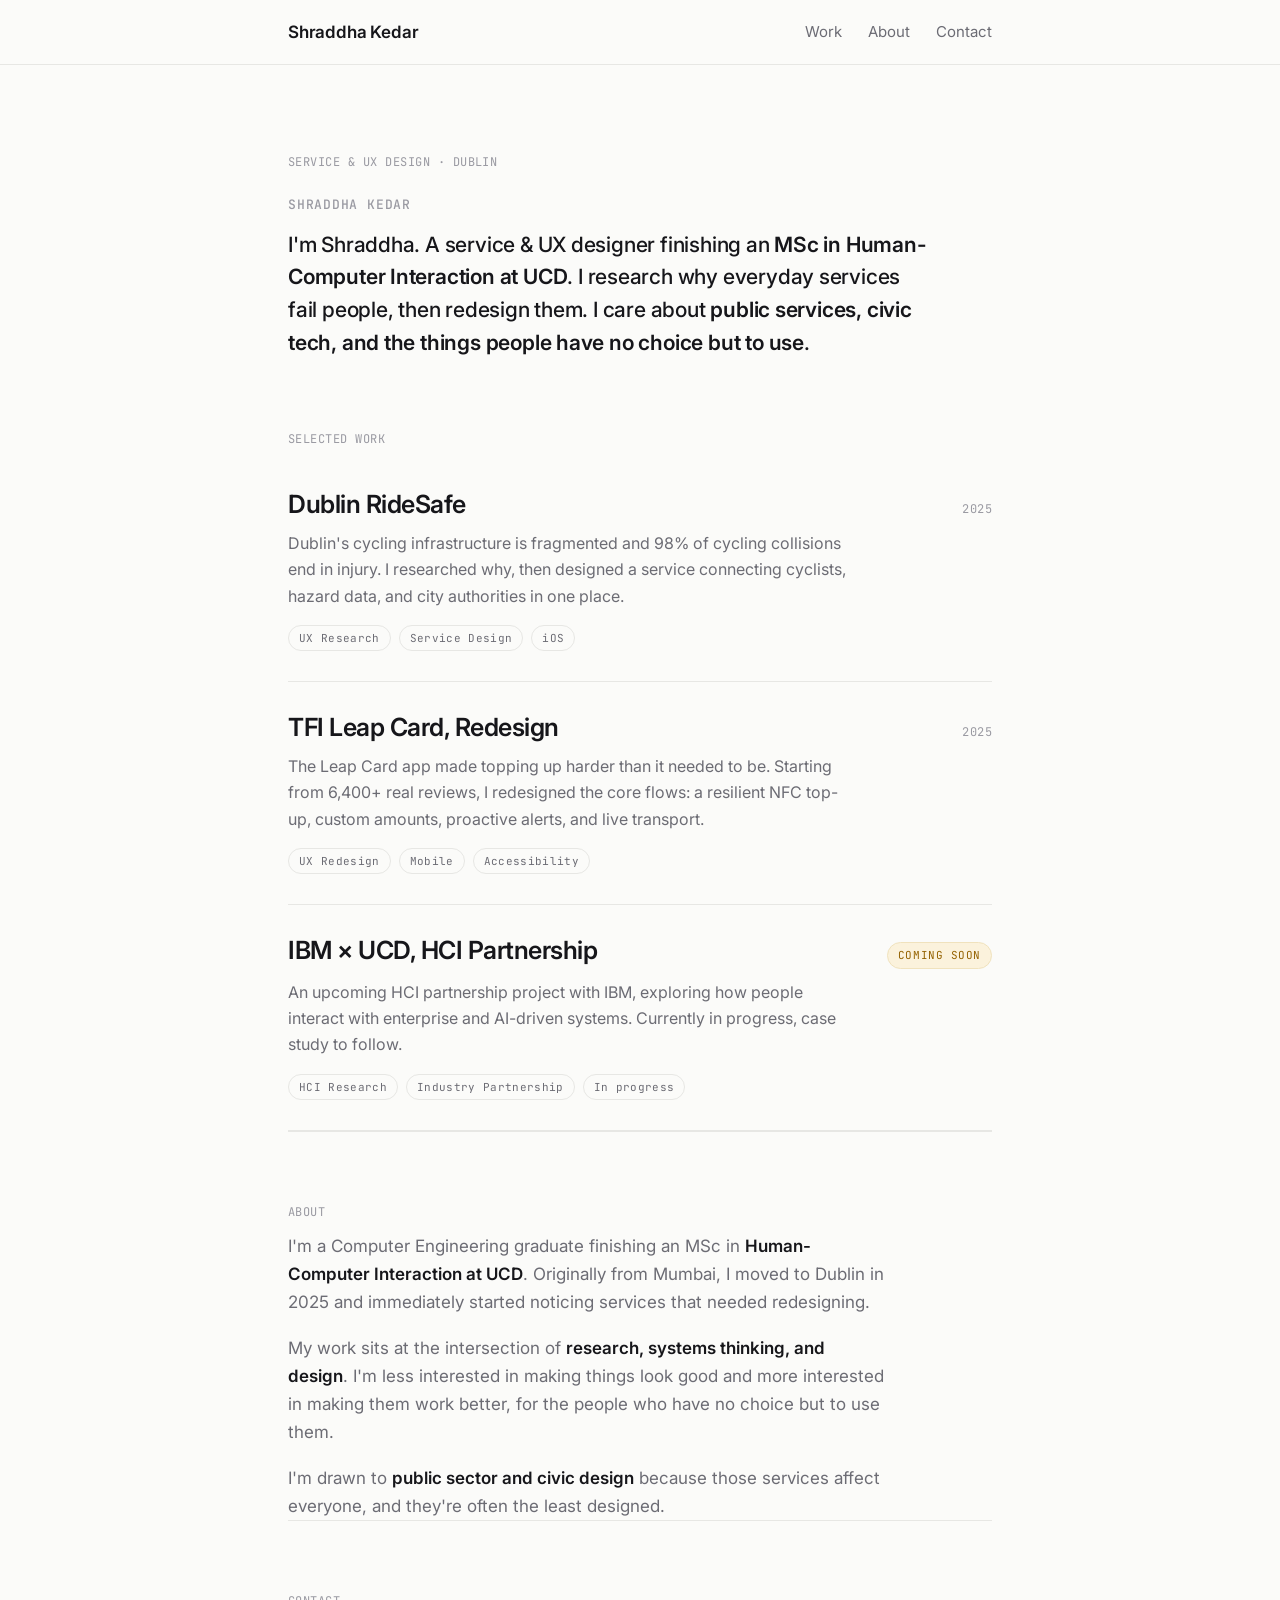
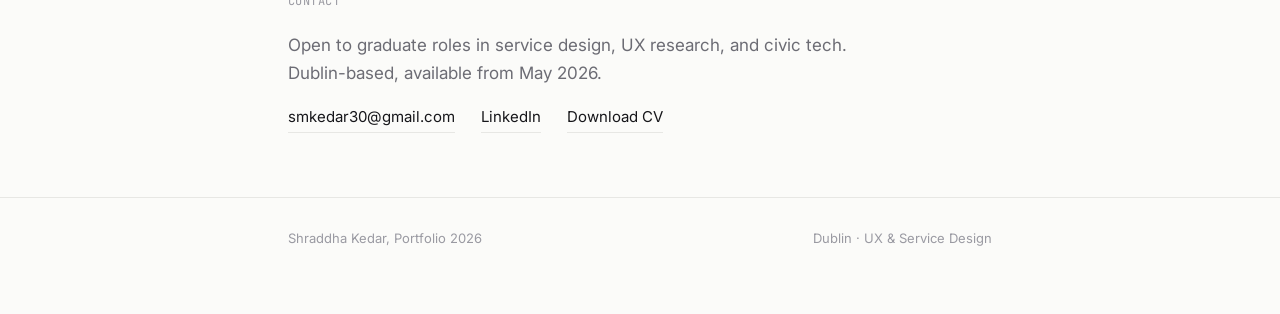
<file: index.html>
<!DOCTYPE html>
<html lang="en">
<head>
<meta charset="UTF-8" />
<meta name="viewport" content="width=device-width, initial-scale=1.0" />
<title>Shraddha Kedar</title>
<meta name="description" content="Service &amp; UX designer based in Dublin. MSc HCI, UCD." />
<link rel="preconnect" href="https://fonts.googleapis.com" />
<link rel="preconnect" href="https://fonts.gstatic.com" crossorigin />
<link href="https://fonts.googleapis.com/css2?family=Inter:wght@400;500;600&family=JetBrains+Mono:wght@400;500&display=swap" rel="stylesheet" />
<style>
  :root{--ink:#16161a;--muted:#6c6c74;--faint:#9a9aa2;--line:#e7e7e4;
    --bg:#fbfbf9;--panel:#f3f3ef;--accent:#1f4ed8;--maxw:760px;}
  *{box-sizing:border-box;margin:0;padding:0}
  html{scroll-behavior:smooth}
  body{background:var(--bg);color:var(--ink);font-family:"Inter",-apple-system,BlinkMacSystemFont,sans-serif;
    font-size:17px;line-height:1.65;-webkit-font-smoothing:antialiased}
  .wrap{max-width:var(--maxw);margin:0 auto;padding:0 28px}
  a{color:inherit;text-decoration:none}
  .mono{font-family:"JetBrains Mono",ui-monospace,monospace;font-size:12px;letter-spacing:.04em;text-transform:uppercase;color:var(--faint)}
  nav.top{border-bottom:1px solid var(--line);background:rgba(251,251,249,.85);backdrop-filter:saturate(180%) blur(8px);position:sticky;top:0;z-index:10}
  nav.top .wrap{display:flex;align-items:center;justify-content:space-between;height:64px}
  .brand{font-weight:600;letter-spacing:-.01em}
  .navlinks{display:flex;gap:26px;font-size:15px}
  .navlinks a{color:var(--muted);transition:color .18s ease}
  .navlinks a:hover{color:var(--ink)}
  .hero{padding:76px 0 0}
  .hero .eyebrow{margin-bottom:20px}
  h1{font-size:46px;font-weight:600;letter-spacing:-.03em;line-height:1.04}
  .hero .lead{font-size:20px;color:var(--muted);max-width:600px;margin-top:22px;line-height:1.5}
  .coverimg{width:100%;border:1px solid var(--line);border-radius:14px;display:block;margin:44px 0 8px}
  .showcase{display:grid;grid-template-columns:repeat(3,1fr);gap:14px;margin:44px 0 8px}
  .showcase img{width:100%;border:1px solid var(--line);border-radius:14px;display:block;background:#fff}
  .meta{display:grid;grid-template-columns:repeat(3,1fr);gap:24px;padding:34px 0;border-bottom:1px solid var(--line)}
  .meta h4{font-family:"JetBrains Mono",monospace;font-size:11px;letter-spacing:.06em;text-transform:uppercase;color:var(--faint);font-weight:500;margin-bottom:10px}
  .meta ul{list-style:none}.meta li{font-size:15px;color:var(--ink);padding:1px 0}
  section.block{padding:52px 0 0}
  .block h2{font-size:13px;font-family:"JetBrains Mono",monospace;letter-spacing:.06em;text-transform:uppercase;color:var(--accent);font-weight:500;margin-bottom:18px}
  .block h3{font-size:27px;font-weight:600;letter-spacing:-.02em;line-height:1.15;margin-bottom:18px}
  .block p{color:#33333a;margin-bottom:18px;max-width:640px}
  .block p b{color:var(--ink);font-weight:600}.block p:last-child{margin-bottom:0}
  .stats{display:grid;gap:18px;margin:8px 0}
  .stats.s4{grid-template-columns:repeat(4,1fr)}.stats.s3{grid-template-columns:repeat(3,1fr)}
  .stat .n{font-size:30px;font-weight:600;letter-spacing:-.02em}
  .stat .l{font-size:13px;color:var(--muted);line-height:1.35;margin-top:4px}
  .cards{display:grid;gap:14px;margin-top:8px}
  .grid2{display:grid;grid-template-columns:1fr 1fr;gap:14px;margin-top:8px}
  .card{border:1px solid var(--line);border-radius:12px;padding:20px 22px;background:#fff}
  .card .kicker{font-family:"JetBrains Mono",monospace;font-size:11px;letter-spacing:.05em;text-transform:uppercase;color:var(--accent);margin-bottom:8px;display:flex;justify-content:space-between}
  .card .kicker .imp{color:var(--faint)}
  .card h5{font-size:18px;font-weight:600;letter-spacing:-.01em;margin-bottom:6px}
  .card p{font-size:15px;color:var(--muted);margin:0;max-width:none}
  .duo{display:grid;grid-template-columns:1fr 1fr;gap:16px;margin-top:8px}
  .duo img{width:100%;border:1px solid var(--line);border-radius:12px;display:block;background:#fff}
  .gallery{display:grid;grid-template-columns:repeat(auto-fit,minmax(140px,1fr));gap:14px;margin-top:8px}
  .gallery.wide{grid-template-columns:1fr;gap:18px}
  .gallery figure{margin:0}
  .gallery img{width:100%;border:1px solid var(--line);border-radius:12px;display:block;background:#fff}
  .gallery figcaption{font-size:12px;color:var(--faint);text-align:center;margin-top:8px;font-family:"JetBrains Mono",monospace;letter-spacing:.03em}
  .tallwrap{display:flex;justify-content:center;margin-top:18px}
  .tallwrap figure{margin:0;max-width:440px;width:100%}
  .tallwrap img{width:100%;border:1px solid var(--line);border-radius:12px;display:block}
  .tallwrap figcaption{font-size:12px;color:var(--faint);text-align:center;margin-top:8px;font-family:"JetBrains Mono",monospace;letter-spacing:.03em}
  .personas{display:grid;grid-template-columns:1fr 1fr;gap:16px;margin-top:8px}
  .persona{border:1px solid var(--line);border-radius:14px;padding:22px;background:#fff}
  .persona-head{display:flex;align-items:center;gap:14px;margin-bottom:14px}
  .persona-head img{width:52px;height:52px;border-radius:50%;object-fit:cover;border:1px solid var(--line);background:var(--panel)}
  .persona-head h5{font-size:19px;font-weight:600;letter-spacing:-.01em}
  .persona-head .role{font-size:13px;color:var(--muted)}
  .persona .facts{font-size:13px;color:var(--muted);margin-bottom:16px;line-height:1.55}
  .persona .gf{display:grid;grid-template-columns:1fr 1fr;gap:14px}
  .persona .gf h6{font-family:"JetBrains Mono",monospace;font-size:10px;letter-spacing:.05em;text-transform:uppercase;color:var(--faint);margin-bottom:6px}
  .persona .gf ul{list-style:none}.persona .gf li{font-size:13px;color:#33333a;padding:2px 0}
  .tablewrap{overflow-x:auto;margin-top:8px;border:1px solid var(--line);border-radius:12px}
  table{border-collapse:collapse;width:100%;font-size:14px;min-width:520px}
  th,td{padding:12px 14px;text-align:left;border-bottom:1px solid var(--line);vertical-align:top}
  thead th{font-family:"JetBrains Mono",monospace;font-size:11px;letter-spacing:.04em;text-transform:uppercase;color:var(--muted);font-weight:500;background:var(--panel)}
  tbody tr:last-child td{border-bottom:none}
  td.yes{color:#1a7f48;font-weight:600}td.no{color:#b23b3b}
  td:first-child{font-weight:500;color:var(--ink)}
  td .sub{display:block;color:var(--faint);font-size:12px;margin-top:3px}
  .twocol{display:grid;grid-template-columns:1fr 1fr;gap:16px;margin-top:8px}
  .col{border:1px solid var(--line);border-radius:12px;padding:20px 22px;background:#fff}
  .col h5{font-size:13px;font-family:"JetBrains Mono",monospace;letter-spacing:.05em;text-transform:uppercase;margin-bottom:14px}
  .col.good h5{color:#1a7f48}.col.fix h5{color:#b23b3b}
  .col ul{list-style:none}
  .col li{font-size:15px;color:var(--muted);padding-left:18px;position:relative;margin-bottom:10px;line-height:1.45}
  .col li:last-child{margin-bottom:0}
  .col li::before{content:"";position:absolute;left:0;top:9px;width:6px;height:6px;border-radius:50%}
  .col.good li::before{background:#1a7f48}.col.fix li::before{background:#b23b3b}
  blockquote{border-left:2px solid var(--accent);padding:6px 0 6px 24px;margin:8px 0 0;font-size:22px;line-height:1.45;letter-spacing:-.01em;color:var(--ink);max-width:640px}
  blockquote cite{display:block;font-style:normal;font-size:14px;color:var(--faint);margin-top:14px;font-family:"JetBrains Mono",monospace;letter-spacing:.03em}
  .rule{height:1px;background:var(--line);margin:56px 0 0}
  .projnav{padding:56px 0 0}
  .projnav .row{display:flex;flex-wrap:wrap;gap:10px;margin-top:18px}
  .projnav a{font-size:14px;border:1px solid var(--line);border-radius:999px;padding:7px 14px;color:var(--muted);transition:all .18s ease}
  .projnav a:hover{border-color:var(--accent);color:var(--accent)}
  .projnav a.current{background:var(--ink);color:#fff;border-color:var(--ink)}
  footer{margin-top:64px;border-top:1px solid var(--line);padding:30px 0 64px}
  footer .wrap{display:flex;justify-content:space-between;flex-wrap:wrap;gap:10px}
  footer span{font-size:13px;color:var(--faint)}
  a:focus-visible{outline:2px solid var(--accent);outline-offset:3px;border-radius:3px}
  /* index work list */
  .intro{padding:88px 0 8px}
  .intro h1.t{font-size:21px;font-weight:500;line-height:1.55;letter-spacing:-.01em;max-width:640px}
  .intro h1.t b{font-weight:600}
  .lead-name{display:block;font-size:13px;font-family:"JetBrains Mono",monospace;text-transform:uppercase;letter-spacing:.06em;color:var(--faint);margin-bottom:14px}
  .sec-label{padding-top:64px;margin-bottom:8px;border-top:1px solid var(--line)}
  .sec-label.first{border-top:none;padding-top:56px}
  .project{display:block;padding:30px 0;border-bottom:1px solid var(--line)}
  .project-top{display:flex;align-items:baseline;justify-content:space-between;gap:18px}
  .project h2{font-size:25px;font-weight:600;letter-spacing:-.02em;line-height:1.2;transition:color .18s ease}
  .project h2 .arrow{display:inline-block;margin-left:4px;transform:translateX(-4px);opacity:0;transition:transform .22s ease,opacity .22s ease}
  a.project:hover h2{color:var(--accent)}
  a.project:hover h2 .arrow{transform:translateX(2px);opacity:1}
  .project p.desc{color:var(--muted);font-size:16px;margin-top:10px;max-width:560px}
  .tags{margin-top:16px;display:flex;flex-wrap:wrap;gap:8px}
  .tag{font-family:"JetBrains Mono",monospace;font-size:11px;letter-spacing:.03em;color:var(--muted);border:1px solid var(--line);border-radius:999px;padding:3px 10px}
  .project.upcoming{cursor:default}
  .soon{font-family:"JetBrains Mono",monospace;font-size:11px;letter-spacing:.05em;text-transform:uppercase;color:#946200;background:#fbf2dc;border:1px solid #f0e2bd;border-radius:999px;padding:3px 10px}
  .about p,.contact p{color:var(--muted);max-width:600px;margin-bottom:18px}
  .about p b{color:var(--ink);font-weight:600}.about p:last-child{margin-bottom:0}
  .contact .crow{display:flex;flex-wrap:wrap;gap:14px 26px;margin-top:18px;font-size:15px}
  .contact .crow a{color:var(--ink);border-bottom:1px solid var(--line);padding-bottom:2px;transition:border-color .18s,color .18s}
  .contact .crow a:hover{border-color:var(--accent);color:var(--accent)}
  @media (max-width:680px){
    h1{font-size:34px}.hero .lead{font-size:18px}
    .meta{grid-template-columns:1fr;gap:20px}
    .stats.s4{grid-template-columns:1fr 1fr}.stats.s3{grid-template-columns:1fr}
    .grid2,.twocol,.personas{grid-template-columns:1fr}
    .showcase{grid-template-columns:1fr 1fr}
    .navlinks{gap:16px;font-size:14px}.project h2{font-size:22px}blockquote{font-size:19px}
  }
  @media (prefers-reduced-motion:reduce){html{scroll-behavior:auto}}
</style>
</head>
<body>
<nav class="top"><div class="wrap">
  <a href="index.html" class="brand">Shraddha Kedar</a>
  <div class="navlinks">
    <a href="index.html#work">Work</a>
    <a href="index.html#about">About</a>
    <a href="index.html#contact">Contact</a>
  </div></div></nav>
<main class="wrap" id="top">
  <section class="intro">
    <span class="mono eyebrow" style="margin-bottom:22px;display:block">Service &amp; UX Design &middot; Dublin</span>
    <h1 class="t"><span class="lead-name">Shraddha Kedar</span>
      I'm Shraddha. A service &amp; UX designer finishing an <b>MSc in Human-Computer Interaction at UCD</b>. I research why everyday services fail people, then redesign them. I care about <b>public services, civic tech, and the things people have no choice but to use</b>.</h1>
  </section>

  <section id="work">
    <div class="sec-label first"><span class="mono">Selected work</span></div>

    <a class="project" href="ridesafe.html">
      <div class="project-top"><h2>Dublin RideSafe<span class="arrow">&rarr;</span></h2><span class="mono">2025</span></div>
      <p class="desc">Dublin's cycling infrastructure is fragmented and 98% of cycling collisions end in injury. I researched why, then designed a service connecting cyclists, hazard data, and city authorities in one place.</p>
      <div class="tags"><span class="tag">UX Research</span><span class="tag">Service Design</span><span class="tag">iOS</span></div>
    </a>

    <a class="project" href="leapcard.html">
      <div class="project-top"><h2>TFI Leap Card, Redesign<span class="arrow">&rarr;</span></h2><span class="mono">2025</span></div>
      <p class="desc">The Leap Card app made topping up harder than it needed to be. Starting from 6,400+ real reviews, I redesigned the core flows: a resilient NFC top-up, custom amounts, proactive alerts, and live transport.</p>
      <div class="tags"><span class="tag">UX Redesign</span><span class="tag">Mobile</span><span class="tag">Accessibility</span></div>
    </a>

    <div class="project upcoming">
      <div class="project-top"><h2>IBM &times; UCD, HCI Partnership</h2><span class="soon">Coming soon</span></div>
      <p class="desc">An upcoming HCI partnership project with IBM, exploring how people interact with enterprise and AI-driven systems. Currently in progress, case study to follow.</p>
      <div class="tags"><span class="tag">HCI Research</span><span class="tag">Industry Partnership</span><span class="tag">In progress</span></div>
    </div>
  </section>

  <section class="about" id="about">
    <div class="sec-label"><span class="mono">About</span></div>
    <p>I'm a Computer Engineering graduate finishing an MSc in <b>Human-Computer Interaction at UCD</b>. Originally from Mumbai, I moved to Dublin in 2025 and immediately started noticing services that needed redesigning.</p>
    <p>My work sits at the intersection of <b>research, systems thinking, and design</b>. I'm less interested in making things look good and more interested in making them work better, for the people who have no choice but to use them.</p>
    <p>I'm drawn to <b>public sector and civic design</b> because those services affect everyone, and they're often the least designed.</p>
  </section>

  <section class="contact" id="contact">
    <div class="sec-label"><span class="mono">Contact</span></div>
    <p style="margin-top:18px">Open to graduate roles in service design, UX research, and civic tech. Dublin-based, available from May 2026.</p>
    <div class="crow">
      <a href="mailto:smkedar30@gmail.com">smkedar30@gmail.com</a>
      <a href="https://www.linkedin.com/in/shraddha-kedar-2995771a2" target="_blank" rel="noopener">LinkedIn</a>
      <a href="Resume_DCC_Service_designer.pdf">Download CV</a>
    </div>
  </section>
</main>
<footer><div class="wrap">
  <span>Shraddha Kedar, Portfolio 2026</span>
  <span>Dublin &middot; UX &amp; Service Design</span>
</div></footer>
</body></html>
</file>
